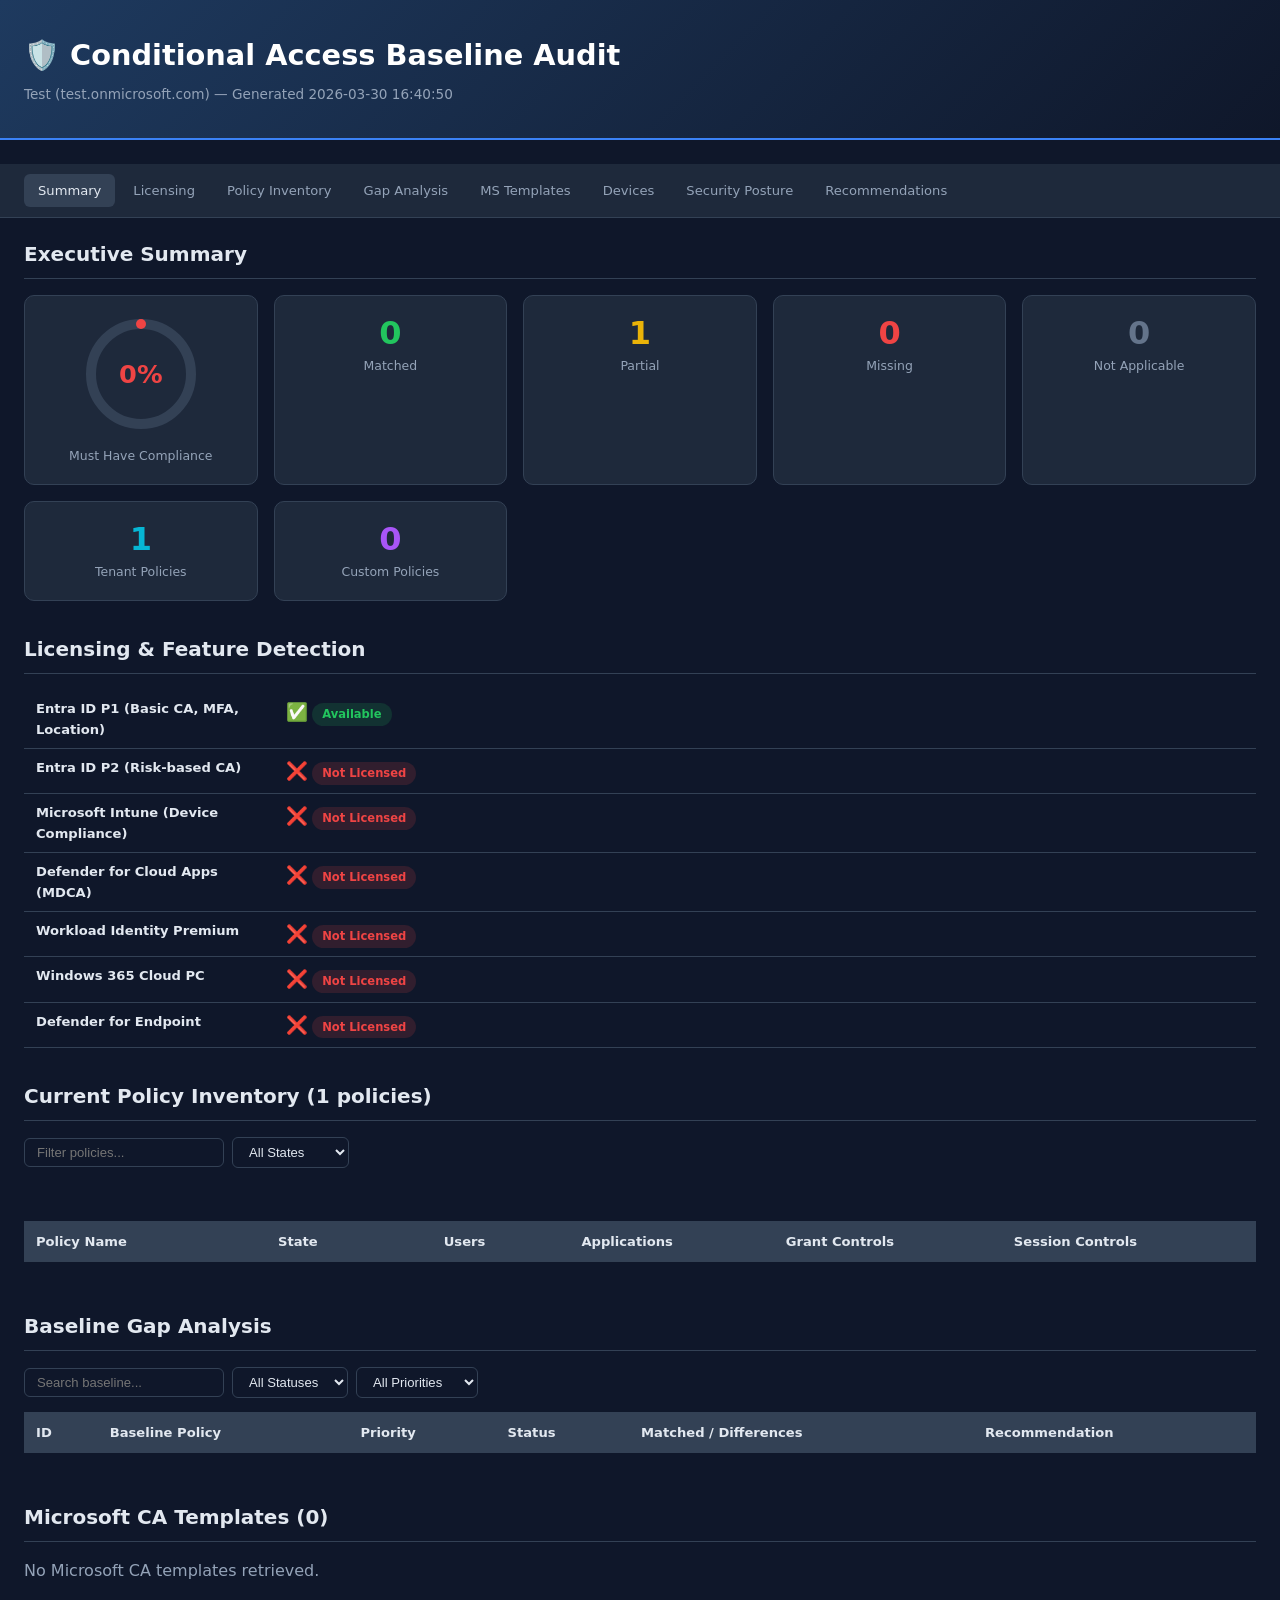
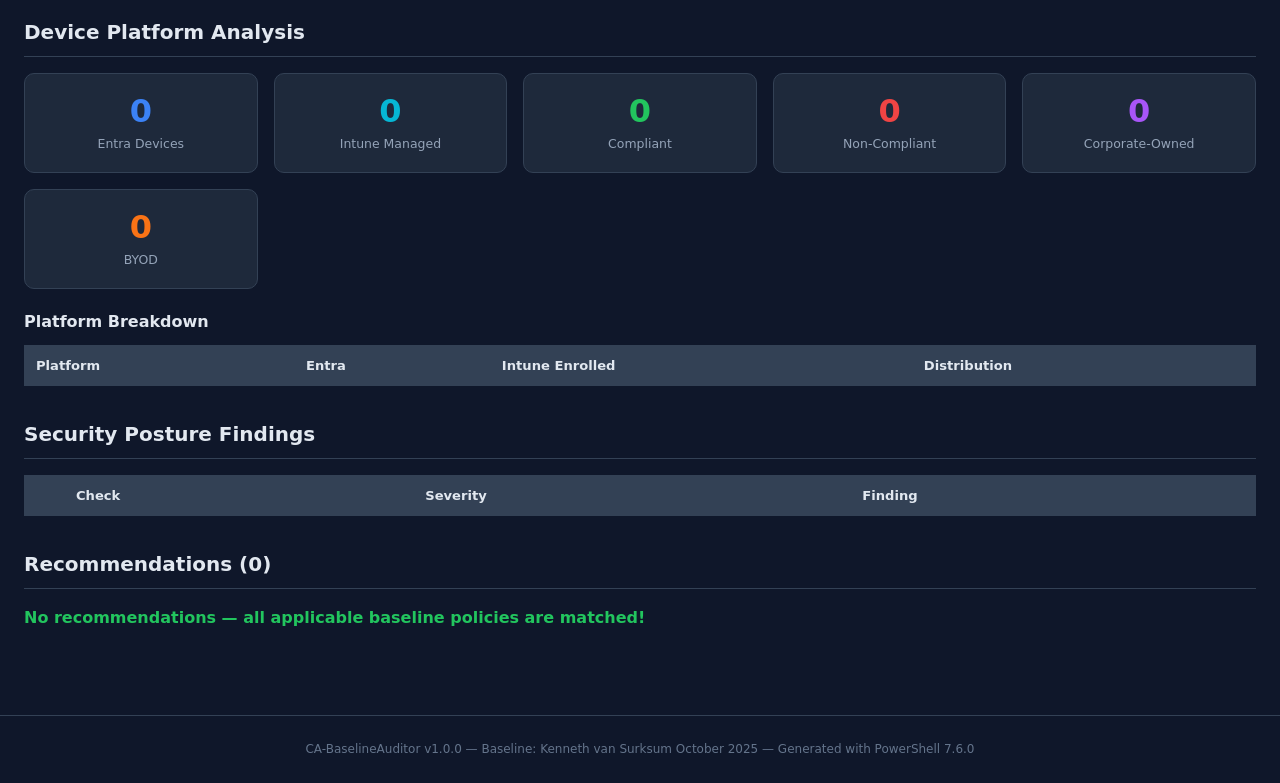
<file: Tests/diff-panel-test.html>
<!DOCTYPE html>
<html lang="en">
<head>
<meta charset="UTF-8">
<meta name="viewport" content="width=device-width, initial-scale=1.0">
<title>CA Baseline Audit — Test</title>
<style>:root {
    --bg-primary: #0f172a;
    --bg-secondary: #1e293b;
    --bg-card: #1e293b;
    --bg-hover: #334155;
    --text-primary: #e2e8f0;
    --text-secondary: #94a3b8;
    --text-muted: #64748b;
    --border: #334155;
    --accent-blue: #3b82f6;
    --accent-green: #22c55e;
    --accent-yellow: #eab308;
    --accent-red: #ef4444;
    --accent-orange: #f97316;
    --accent-purple: #a855f7;
    --accent-cyan: #06b6d4;
}
*, *::before, *::after { box-sizing: border-box; margin: 0; padding: 0; }
body { font-family: 'Segoe UI', system-ui, -apple-system, sans-serif; background: var(--bg-primary); color: var(--text-primary); line-height: 1.6; padding: 0; }
.container { max-width: 1400px; margin: 0 auto; padding: 20px 24px; }
.header { background: linear-gradient(135deg, #1e3a5f 0%, #0f172a 100%); padding: 32px 24px; border-bottom: 2px solid var(--accent-blue); margin-bottom: 24px; }
.header h1 { font-size: 1.8rem; font-weight: 700; color: #fff; }
.header .meta { color: var(--text-secondary); font-size: 0.85rem; margin-top: 6px; }
nav { background: var(--bg-secondary); padding: 10px 24px; border-bottom: 1px solid var(--border); position: sticky; top: 0; z-index: 100; display: flex; flex-wrap: wrap; gap: 4px; }
nav a { color: var(--text-secondary); text-decoration: none; padding: 6px 14px; border-radius: 6px; font-size: 0.82rem; white-space: nowrap; transition: all 0.2s; }
nav a:hover, nav a.active { background: var(--bg-hover); color: var(--text-primary); }
section { margin-bottom: 32px; }
h2 { font-size: 1.25rem; font-weight: 600; margin-bottom: 16px; padding-bottom: 8px; border-bottom: 1px solid var(--border); }
h3 { font-size: 1rem; font-weight: 600; margin: 16px 0 10px; }
.card-grid { display: grid; grid-template-columns: repeat(auto-fit, minmax(200px, 1fr)); gap: 16px; margin-bottom: 20px; }
.card { background: var(--bg-card); border: 1px solid var(--border); border-radius: 10px; padding: 18px; text-align: center; }
.card .value { font-size: 2rem; font-weight: 700; line-height: 1.2; }
.card .label { font-size: 0.78rem; color: var(--text-secondary); margin-top: 4px; }
.score-ring { width: 120px; height: 120px; margin: 0 auto 12px; position: relative; }
.score-ring svg { transform: rotate(-90deg); }
.score-ring .score-text { position: absolute; top: 50%; left: 50%; transform: translate(-50%, -50%); font-size: 1.6rem; font-weight: 700; }
table { width: 100%; border-collapse: collapse; font-size: 0.82rem; margin-bottom: 16px; }
thead th { background: var(--bg-hover); color: var(--text-primary); padding: 10px 12px; text-align: left; font-weight: 600; cursor: pointer; white-space: nowrap; position: sticky; top: 44px; }
tbody td { padding: 8px 12px; border-bottom: 1px solid var(--border); vertical-align: top; }
tbody tr:hover { background: var(--bg-hover); }
.badge { display: inline-block; padding: 2px 10px; border-radius: 999px; font-size: 0.72rem; font-weight: 600; }
.badge-green { background: rgba(34,197,94,0.15); color: var(--accent-green); }
.badge-yellow { background: rgba(234,179,8,0.15); color: var(--accent-yellow); }
.badge-red { background: rgba(239,68,68,0.15); color: var(--accent-red); }
.badge-blue { background: rgba(59,130,246,0.15); color: var(--accent-blue); }
.badge-purple { background: rgba(168,85,247,0.15); color: var(--accent-purple); }
.badge-gray { background: rgba(100,116,139,0.15); color: var(--text-muted); }
.badge-orange { background: rgba(249,115,22,0.15); color: var(--accent-orange); }
.badge-cyan { background: rgba(6,182,212,0.15); color: var(--accent-cyan); }
.status-matched { color: var(--accent-green); }
.status-partial { color: var(--accent-yellow); }
.status-missing { color: var(--accent-red); }
.status-na { color: var(--text-muted); }
.posture-pass { color: var(--accent-green); }
.posture-warning { color: var(--accent-yellow); }
.posture-fail { color: var(--accent-red); }
.diff-list { margin: 4px 0; padding-left: 16px; font-size: 0.75rem; color: var(--text-secondary); }
.filter-bar { display: flex; flex-wrap: wrap; gap: 8px; margin-bottom: 14px; align-items: center; }
.compare-btn { background: none; border: 1px solid var(--border); color: var(--text-secondary); padding: 2px 8px; border-radius: 4px; font-size: 0.72rem; cursor: pointer; margin-left: 6px; transition: all 0.15s; white-space: nowrap; }
.compare-btn:hover { background: var(--bg-hover); color: var(--text-primary); border-color: var(--accent-cyan); }
.diff-panel-wrap { background: var(--bg-secondary); border-top: 2px solid var(--accent-cyan); padding: 0; }
.diff-inner-table { width: 100%; margin: 0; font-size: 0.78rem; border: none; }
.diff-inner-table th { background: var(--bg-primary); padding: 6px 10px; font-size: 0.72rem; font-weight: 600; }
.diff-inner-table td { padding: 5px 10px; border-bottom: 1px solid var(--border); vertical-align: middle; }
.diff-inner-table tr:last-child td { border-bottom: none; }
.diff-dim { color: var(--text-muted); width: 150px; white-space: nowrap; }
.diff-match { color: var(--accent-green); }
.diff-mismatch { color: var(--accent-red); }
.filter-bar input, .filter-bar select { background: var(--bg-primary); border: 1px solid var(--border); color: var(--text-primary); padding: 6px 12px; border-radius: 6px; font-size: 0.82rem; }
.filter-bar input { min-width: 200px; }
.progress-bar { height: 8px; background: var(--bg-hover); border-radius: 4px; overflow: hidden; margin: 4px 0; }
.progress-fill { height: 100%; border-radius: 4px; transition: width 0.3s; }
.lic-table td:first-child { font-weight: 600; width: 250px; }
.lic-icon { font-size: 1.1rem; }
.footer { text-align: center; padding: 24px; color: var(--text-muted); font-size: 0.75rem; border-top: 1px solid var(--border); margin-top: 32px; }
@media print { body { background: #fff; color: #000; } .card { border: 1px solid #ccc; } nav { display: none; } thead th { background: #eee; } }
@media (max-width: 768px) { .card-grid { grid-template-columns: repeat(auto-fit, minmax(140px, 1fr)); } }</style>
</head>
<body>
<div class="header">
    <h1>&#x1F6E1;&#xFE0F; Conditional Access Baseline Audit</h1>
    <div class="meta">Test (test.onmicrosoft.com) &mdash; Generated 2026-03-30 16:40:50</div>
</div>
<nav>
    <a href="#summary" class="active">Summary</a>
    <a href="#licensing">Licensing</a>
    <a href="#inventory">Policy Inventory</a>
    <a href="#gap-analysis">Gap Analysis</a>
    <a href="#templates">MS Templates</a>
    <a href="#devices">Devices</a>
    <a href="#posture">Security Posture</a>
    <a href="#recommendations">Recommendations</a>
</nav>
<div class="container">
<section id="summary">
<h2>Executive Summary</h2>
<div class="card-grid">
    <div class="card">
        <div class="score-ring">
            <svg viewBox="0 0 120 120" width="120" height="120">
                <circle cx="60" cy="60" r="50" fill="none" stroke="var(--bg-hover)" stroke-width="10"/>
                <circle cx="60" cy="60" r="50" fill="none" stroke="var(--accent-red)" stroke-width="10" stroke-dasharray="0 314" stroke-linecap="round"/>
            </svg>
            <div class="score-text" style="color:var(--accent-red)">0%</div>
        </div>
        <div class="label">Must Have Compliance</div>
    </div>
    <div class="card"><div class="value status-matched">0</div><div class="label">Matched</div></div>
    <div class="card"><div class="value status-partial">1</div><div class="label">Partial</div></div>
    <div class="card"><div class="value status-missing">0</div><div class="label">Missing</div></div>
    <div class="card"><div class="value status-na">0</div><div class="label">Not Applicable</div></div>
    <div class="card"><div class="value" style="color:var(--accent-cyan)">1</div><div class="label">Tenant Policies</div></div>
    <div class="card"><div class="value" style="color:var(--accent-purple)">0</div><div class="label">Custom Policies</div></div>
    
</div>
</section>
<section id="licensing">
<h2>Licensing &amp; Feature Detection</h2>
<table class="lic-table"><tbody>
<tr><td class='lic-table'>Entra ID P1 (Basic CA, MFA, Location)</td><td><span class="lic-icon">&#x2705;</span> <span class="badge badge-green">Available</span></td></tr>
<tr><td class='lic-table'>Entra ID P2 (Risk-based CA)</td><td><span class="lic-icon">&#x274C;</span> <span class="badge badge-red">Not Licensed</span></td></tr>
<tr><td class='lic-table'>Microsoft Intune (Device Compliance)</td><td><span class="lic-icon">&#x274C;</span> <span class="badge badge-red">Not Licensed</span></td></tr>
<tr><td class='lic-table'>Defender for Cloud Apps (MDCA)</td><td><span class="lic-icon">&#x274C;</span> <span class="badge badge-red">Not Licensed</span></td></tr>
<tr><td class='lic-table'>Workload Identity Premium</td><td><span class="lic-icon">&#x274C;</span> <span class="badge badge-red">Not Licensed</span></td></tr>
<tr><td class='lic-table'>Windows 365 Cloud PC</td><td><span class="lic-icon">&#x274C;</span> <span class="badge badge-red">Not Licensed</span></td></tr>
<tr><td class='lic-table'>Defender for Endpoint</td><td><span class="lic-icon">&#x274C;</span> <span class="badge badge-red">Not Licensed</span></td></tr>
</tbody></table>

</section>
<section id="inventory">
<h2>Current Policy Inventory (1 policies)</h2>
<div class="filter-bar"><input type="text" id="policyFilter" placeholder="Filter policies..." onkeyup="filterTable('policyTable','policyFilter')"><select onchange="filterTableByCol('policyTable',1,this.value)"><option value="">All States</option><option value="Enabled">Enabled</option><option value="Report-Only">Report-Only</option><option value="Disabled">Disabled</option></select></div>
<div style="overflow-x:auto"><table id="policyTable"><thead><tr><th>Policy Name</th><th>State</th><th>Users</th><th>Applications</th><th>Grant Controls</th><th>Session Controls</th></tr></thead><tbody>
<tr><td>Tenant MFA Policy</td><td><span class="badge badge-green">Enabled</span></td><td>All users</td><td>All Cloud Apps</td><td>Require MFA</td><td>None</td></tr>
</tbody></table></div>
</section>
<section id="gap-analysis">
<h2>Baseline Gap Analysis</h2>
<div class="filter-bar">
<input type="text" id="gapFilter" placeholder="Search baseline..." onkeyup="filterTable('gapTable','gapFilter')">
<select onchange="filterGapTable('status',this.value)"><option value="">All Statuses</option><option value="Matched">Matched</option><option value="Partial">Partial</option><option value="Missing">Missing</option><option value="NotApplicable">N/A</option></select>
<select onchange="filterGapTable('priority',this.value)"><option value="">All Priorities</option><option value="Must Have">Must Have</option><option value="Should Have">Should Have</option><option value="Could Have">Could Have</option></select>
</div>
<div style="overflow-x:auto"><table id="gapTable"><thead><tr><th>ID</th><th>Baseline Policy</th><th>Priority</th><th>Status</th><th>Matched / Differences</th><th>Recommendation</th></tr></thead><tbody>

</tbody></table></div>
</section>
<section id="templates">
<h2>Microsoft CA Templates (0)</h2>
<p style="color:var(--text-secondary)">No Microsoft CA templates retrieved.</p>
</section>
<section id="devices">
<h2>Device Platform Analysis</h2>
<div class="card-grid">
    <div class="card"><div class="value" style="color:var(--accent-blue)">0</div><div class="label">Entra Devices</div></div>
    <div class="card"><div class="value" style="color:var(--accent-cyan)">0</div><div class="label">Intune Managed</div></div>
    <div class="card"><div class="value" style="color:var(--accent-green)">0</div><div class="label">Compliant</div></div>
    <div class="card"><div class="value" style="color:var(--accent-red)">0</div><div class="label">Non-Compliant</div></div>
    <div class="card"><div class="value" style="color:var(--accent-purple)">0</div><div class="label">Corporate-Owned</div></div>
    <div class="card"><div class="value" style="color:var(--accent-orange)">0</div><div class="label">BYOD</div></div>
</div>
<h3>Platform Breakdown</h3>
<table><thead><tr><th>Platform</th><th>Entra</th><th>Intune Enrolled</th><th>Distribution</th></tr></thead><tbody>

</tbody></table>
</section>
<section id="posture">
<h2>Security Posture Findings</h2>
<table><thead><tr><th style="width:40px"></th><th>Check</th><th>Severity</th><th>Finding</th></tr></thead><tbody>

</tbody></table>
</section>
<section id="recommendations">
<h2>Recommendations (0)</h2>
<p style="color:var(--accent-green);font-weight:600;">No recommendations — all applicable baseline policies are matched!</p>
</section>
</div>
<div class="footer">
    CA-BaselineAuditor v1.0.0 &mdash; Baseline: Kenneth van Surksum October 2025 &mdash; Generated with PowerShell 7.6.0
</div>
<script>function filterTable(tableId, inputId) {
    var filter = document.getElementById(inputId).value.toLowerCase();
    var rows = document.getElementById(tableId).querySelectorAll('tbody tr');
    rows.forEach(function(r) {
        if (r.classList.contains('cat-header')) { r.style.display = ''; return; }
        if (r.classList.contains('diff-panel-row')) { r.style.display = 'none'; return; }
        r.style.display = r.textContent.toLowerCase().includes(filter) ? '' : 'none';
    });
}
function filterTableByCol(tableId, colIdx, value) {
    var rows = document.getElementById(tableId).querySelectorAll('tbody tr');
    rows.forEach(function(r) {
        if (!value) { r.style.display = ''; return; }
        var cell = r.cells[colIdx];
        r.style.display = cell && cell.textContent.includes(value) ? '' : 'none';
    });
}
function filterGapTable(attr, value) {
    var rows = document.getElementById('gapTable').querySelectorAll('tbody tr');
    rows.forEach(function(r) {
        if (r.classList.contains('cat-header')) { r.style.display = ''; return; }
        if (r.classList.contains('diff-panel-row')) { r.style.display = 'none'; return; }
        if (!value) { r.style.display = ''; return; }
        r.style.display = r.dataset[attr] === value ? '' : 'none';
    });
}
function toggleDiff(baselineId) {
    var panelRow = document.getElementById('diff-row-' + baselineId);
    if (!panelRow) return;
    panelRow.style.display = panelRow.style.display === 'none' ? '' : 'none';
}
document.querySelectorAll('nav a').forEach(function(link) {
    link.addEventListener('click', function() {
        document.querySelectorAll('nav a').forEach(function(a) { a.classList.remove('active'); });
        this.classList.add('active');
    });
});</script>
</body>
</html>
</file>
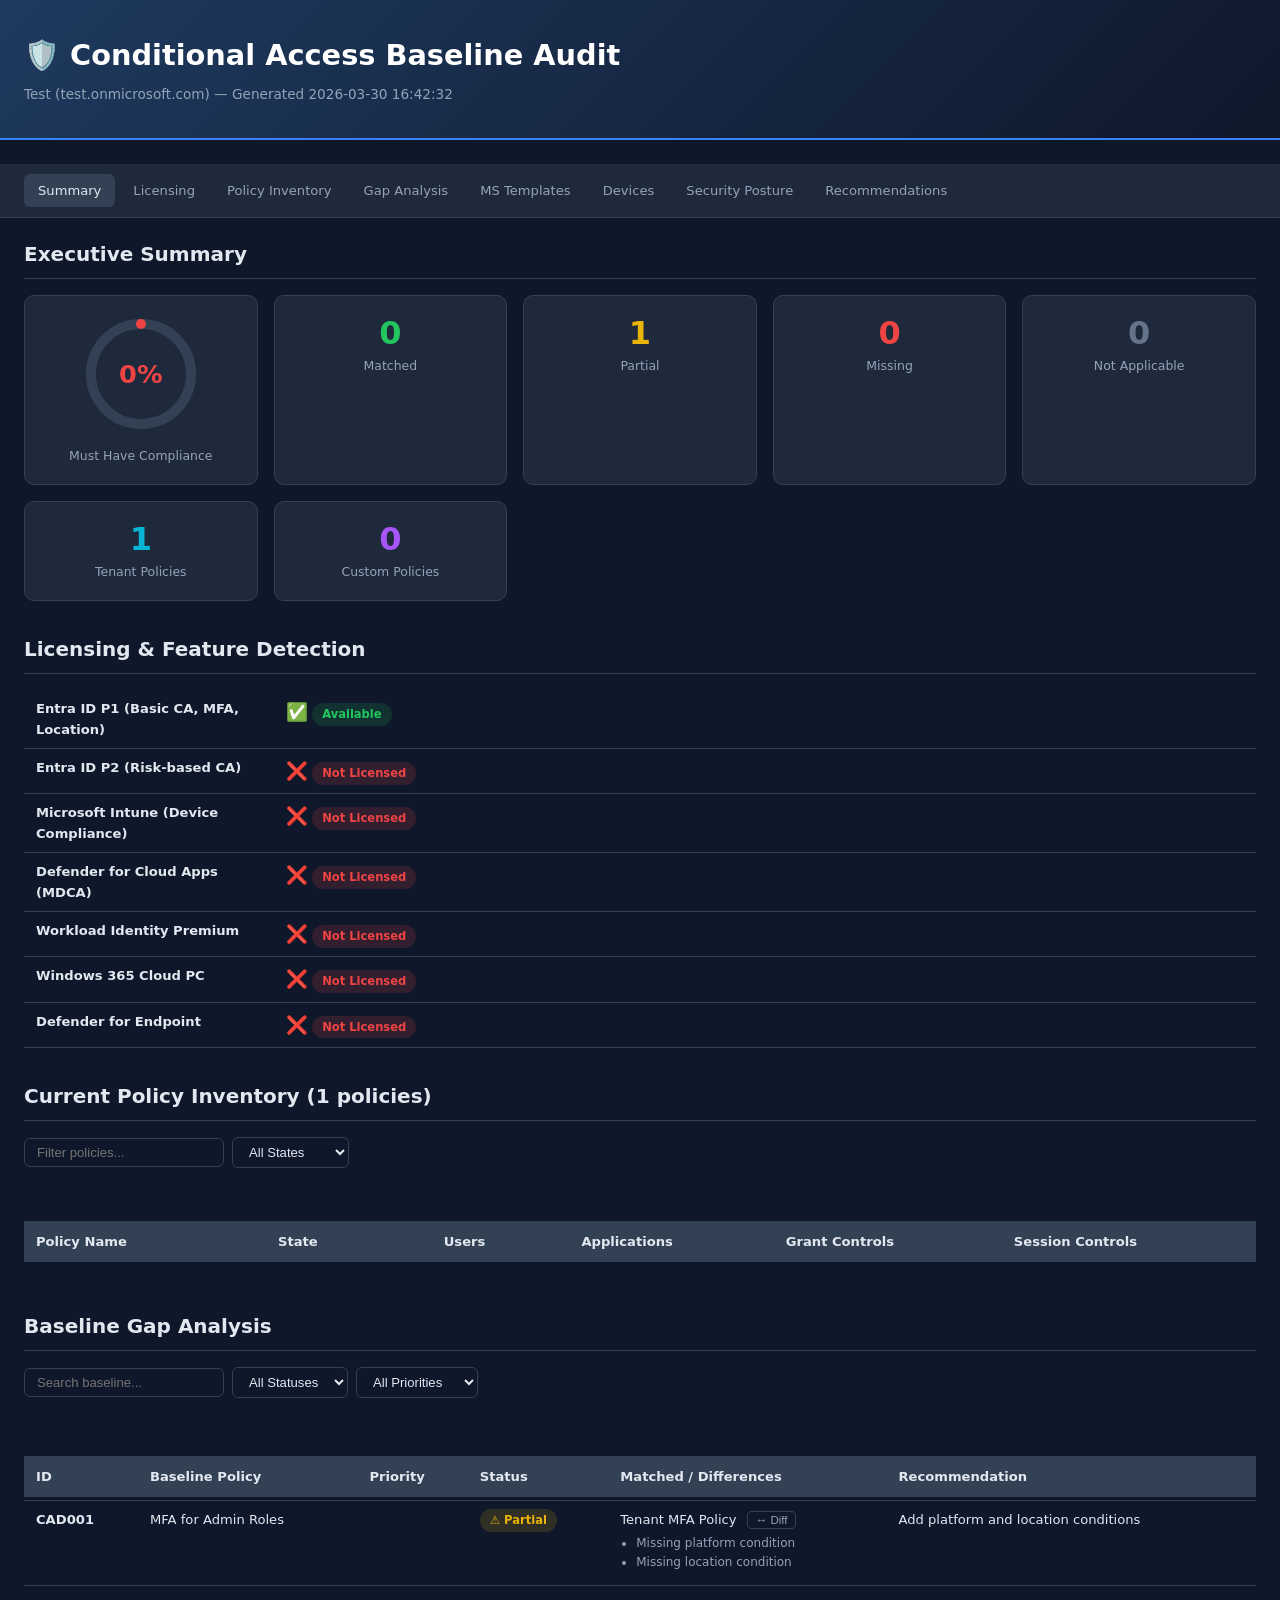
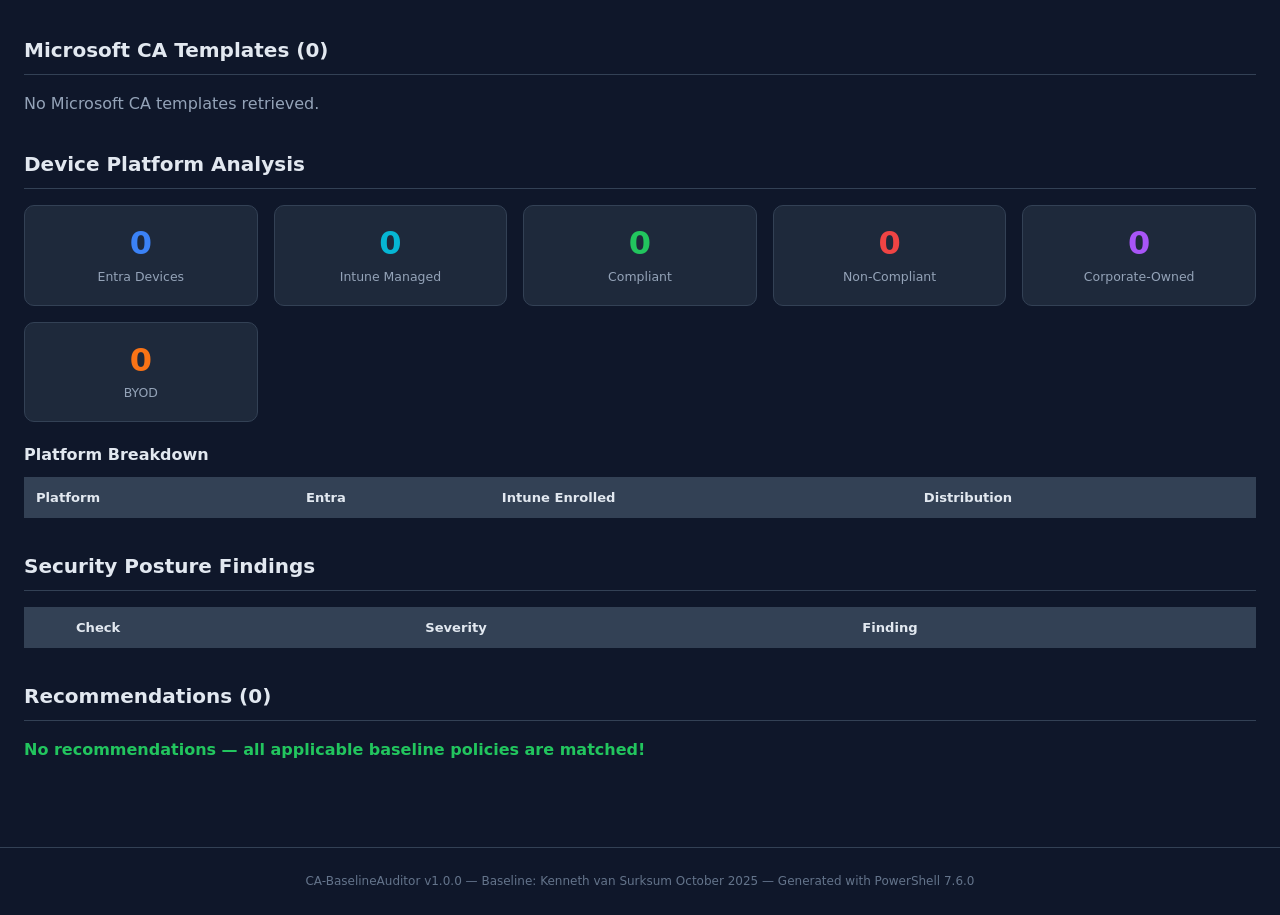
<file: Tests/diff-panel-test2.html>
<!DOCTYPE html>
<html lang="en">
<head>
<meta charset="UTF-8">
<meta name="viewport" content="width=device-width, initial-scale=1.0">
<title>CA Baseline Audit — Test</title>
<style>:root {
    --bg-primary: #0f172a;
    --bg-secondary: #1e293b;
    --bg-card: #1e293b;
    --bg-hover: #334155;
    --text-primary: #e2e8f0;
    --text-secondary: #94a3b8;
    --text-muted: #64748b;
    --border: #334155;
    --accent-blue: #3b82f6;
    --accent-green: #22c55e;
    --accent-yellow: #eab308;
    --accent-red: #ef4444;
    --accent-orange: #f97316;
    --accent-purple: #a855f7;
    --accent-cyan: #06b6d4;
}
*, *::before, *::after { box-sizing: border-box; margin: 0; padding: 0; }
body { font-family: 'Segoe UI', system-ui, -apple-system, sans-serif; background: var(--bg-primary); color: var(--text-primary); line-height: 1.6; padding: 0; }
.container { max-width: 1400px; margin: 0 auto; padding: 20px 24px; }
.header { background: linear-gradient(135deg, #1e3a5f 0%, #0f172a 100%); padding: 32px 24px; border-bottom: 2px solid var(--accent-blue); margin-bottom: 24px; }
.header h1 { font-size: 1.8rem; font-weight: 700; color: #fff; }
.header .meta { color: var(--text-secondary); font-size: 0.85rem; margin-top: 6px; }
nav { background: var(--bg-secondary); padding: 10px 24px; border-bottom: 1px solid var(--border); position: sticky; top: 0; z-index: 100; display: flex; flex-wrap: wrap; gap: 4px; }
nav a { color: var(--text-secondary); text-decoration: none; padding: 6px 14px; border-radius: 6px; font-size: 0.82rem; white-space: nowrap; transition: all 0.2s; }
nav a:hover, nav a.active { background: var(--bg-hover); color: var(--text-primary); }
section { margin-bottom: 32px; }
h2 { font-size: 1.25rem; font-weight: 600; margin-bottom: 16px; padding-bottom: 8px; border-bottom: 1px solid var(--border); }
h3 { font-size: 1rem; font-weight: 600; margin: 16px 0 10px; }
.card-grid { display: grid; grid-template-columns: repeat(auto-fit, minmax(200px, 1fr)); gap: 16px; margin-bottom: 20px; }
.card { background: var(--bg-card); border: 1px solid var(--border); border-radius: 10px; padding: 18px; text-align: center; }
.card .value { font-size: 2rem; font-weight: 700; line-height: 1.2; }
.card .label { font-size: 0.78rem; color: var(--text-secondary); margin-top: 4px; }
.score-ring { width: 120px; height: 120px; margin: 0 auto 12px; position: relative; }
.score-ring svg { transform: rotate(-90deg); }
.score-ring .score-text { position: absolute; top: 50%; left: 50%; transform: translate(-50%, -50%); font-size: 1.6rem; font-weight: 700; }
table { width: 100%; border-collapse: collapse; font-size: 0.82rem; margin-bottom: 16px; }
thead th { background: var(--bg-hover); color: var(--text-primary); padding: 10px 12px; text-align: left; font-weight: 600; cursor: pointer; white-space: nowrap; position: sticky; top: 44px; }
tbody td { padding: 8px 12px; border-bottom: 1px solid var(--border); vertical-align: top; }
tbody tr:hover { background: var(--bg-hover); }
.badge { display: inline-block; padding: 2px 10px; border-radius: 999px; font-size: 0.72rem; font-weight: 600; }
.badge-green { background: rgba(34,197,94,0.15); color: var(--accent-green); }
.badge-yellow { background: rgba(234,179,8,0.15); color: var(--accent-yellow); }
.badge-red { background: rgba(239,68,68,0.15); color: var(--accent-red); }
.badge-blue { background: rgba(59,130,246,0.15); color: var(--accent-blue); }
.badge-purple { background: rgba(168,85,247,0.15); color: var(--accent-purple); }
.badge-gray { background: rgba(100,116,139,0.15); color: var(--text-muted); }
.badge-orange { background: rgba(249,115,22,0.15); color: var(--accent-orange); }
.badge-cyan { background: rgba(6,182,212,0.15); color: var(--accent-cyan); }
.status-matched { color: var(--accent-green); }
.status-partial { color: var(--accent-yellow); }
.status-missing { color: var(--accent-red); }
.status-na { color: var(--text-muted); }
.posture-pass { color: var(--accent-green); }
.posture-warning { color: var(--accent-yellow); }
.posture-fail { color: var(--accent-red); }
.diff-list { margin: 4px 0; padding-left: 16px; font-size: 0.75rem; color: var(--text-secondary); }
.filter-bar { display: flex; flex-wrap: wrap; gap: 8px; margin-bottom: 14px; align-items: center; }
.compare-btn { background: none; border: 1px solid var(--border); color: var(--text-secondary); padding: 2px 8px; border-radius: 4px; font-size: 0.72rem; cursor: pointer; margin-left: 6px; transition: all 0.15s; white-space: nowrap; }
.compare-btn:hover { background: var(--bg-hover); color: var(--text-primary); border-color: var(--accent-cyan); }
.diff-panel-wrap { background: var(--bg-secondary); border-top: 2px solid var(--accent-cyan); padding: 0; }
.diff-inner-table { width: 100%; margin: 0; font-size: 0.78rem; border: none; }
.diff-inner-table th { background: var(--bg-primary); padding: 6px 10px; font-size: 0.72rem; font-weight: 600; }
.diff-inner-table td { padding: 5px 10px; border-bottom: 1px solid var(--border); vertical-align: middle; }
.diff-inner-table tr:last-child td { border-bottom: none; }
.diff-dim { color: var(--text-muted); width: 150px; white-space: nowrap; }
.diff-match { color: var(--accent-green); }
.diff-mismatch { color: var(--accent-red); }
.filter-bar input, .filter-bar select { background: var(--bg-primary); border: 1px solid var(--border); color: var(--text-primary); padding: 6px 12px; border-radius: 6px; font-size: 0.82rem; }
.filter-bar input { min-width: 200px; }
.progress-bar { height: 8px; background: var(--bg-hover); border-radius: 4px; overflow: hidden; margin: 4px 0; }
.progress-fill { height: 100%; border-radius: 4px; transition: width 0.3s; }
.lic-table td:first-child { font-weight: 600; width: 250px; }
.lic-icon { font-size: 1.1rem; }
.footer { text-align: center; padding: 24px; color: var(--text-muted); font-size: 0.75rem; border-top: 1px solid var(--border); margin-top: 32px; }
@media print { body { background: #fff; color: #000; } .card { border: 1px solid #ccc; } nav { display: none; } thead th { background: #eee; } }
@media (max-width: 768px) { .card-grid { grid-template-columns: repeat(auto-fit, minmax(140px, 1fr)); } }</style>
</head>
<body>
<div class="header">
    <h1>&#x1F6E1;&#xFE0F; Conditional Access Baseline Audit</h1>
    <div class="meta">Test (test.onmicrosoft.com) &mdash; Generated 2026-03-30 16:42:32</div>
</div>
<nav>
    <a href="#summary" class="active">Summary</a>
    <a href="#licensing">Licensing</a>
    <a href="#inventory">Policy Inventory</a>
    <a href="#gap-analysis">Gap Analysis</a>
    <a href="#templates">MS Templates</a>
    <a href="#devices">Devices</a>
    <a href="#posture">Security Posture</a>
    <a href="#recommendations">Recommendations</a>
</nav>
<div class="container">
<section id="summary">
<h2>Executive Summary</h2>
<div class="card-grid">
    <div class="card">
        <div class="score-ring">
            <svg viewBox="0 0 120 120" width="120" height="120">
                <circle cx="60" cy="60" r="50" fill="none" stroke="var(--bg-hover)" stroke-width="10"/>
                <circle cx="60" cy="60" r="50" fill="none" stroke="var(--accent-red)" stroke-width="10" stroke-dasharray="0 314" stroke-linecap="round"/>
            </svg>
            <div class="score-text" style="color:var(--accent-red)">0%</div>
        </div>
        <div class="label">Must Have Compliance</div>
    </div>
    <div class="card"><div class="value status-matched">0</div><div class="label">Matched</div></div>
    <div class="card"><div class="value status-partial">1</div><div class="label">Partial</div></div>
    <div class="card"><div class="value status-missing">0</div><div class="label">Missing</div></div>
    <div class="card"><div class="value status-na">0</div><div class="label">Not Applicable</div></div>
    <div class="card"><div class="value" style="color:var(--accent-cyan)">1</div><div class="label">Tenant Policies</div></div>
    <div class="card"><div class="value" style="color:var(--accent-purple)">0</div><div class="label">Custom Policies</div></div>
    
</div>
</section>
<section id="licensing">
<h2>Licensing &amp; Feature Detection</h2>
<table class="lic-table"><tbody>
<tr><td class='lic-table'>Entra ID P1 (Basic CA, MFA, Location)</td><td><span class="lic-icon">&#x2705;</span> <span class="badge badge-green">Available</span></td></tr>
<tr><td class='lic-table'>Entra ID P2 (Risk-based CA)</td><td><span class="lic-icon">&#x274C;</span> <span class="badge badge-red">Not Licensed</span></td></tr>
<tr><td class='lic-table'>Microsoft Intune (Device Compliance)</td><td><span class="lic-icon">&#x274C;</span> <span class="badge badge-red">Not Licensed</span></td></tr>
<tr><td class='lic-table'>Defender for Cloud Apps (MDCA)</td><td><span class="lic-icon">&#x274C;</span> <span class="badge badge-red">Not Licensed</span></td></tr>
<tr><td class='lic-table'>Workload Identity Premium</td><td><span class="lic-icon">&#x274C;</span> <span class="badge badge-red">Not Licensed</span></td></tr>
<tr><td class='lic-table'>Windows 365 Cloud PC</td><td><span class="lic-icon">&#x274C;</span> <span class="badge badge-red">Not Licensed</span></td></tr>
<tr><td class='lic-table'>Defender for Endpoint</td><td><span class="lic-icon">&#x274C;</span> <span class="badge badge-red">Not Licensed</span></td></tr>
</tbody></table>

</section>
<section id="inventory">
<h2>Current Policy Inventory (1 policies)</h2>
<div class="filter-bar"><input type="text" id="policyFilter" placeholder="Filter policies..." onkeyup="filterTable('policyTable','policyFilter')"><select onchange="filterTableByCol('policyTable',1,this.value)"><option value="">All States</option><option value="Enabled">Enabled</option><option value="Report-Only">Report-Only</option><option value="Disabled">Disabled</option></select></div>
<div style="overflow-x:auto"><table id="policyTable"><thead><tr><th>Policy Name</th><th>State</th><th>Users</th><th>Applications</th><th>Grant Controls</th><th>Session Controls</th></tr></thead><tbody>
<tr><td>Tenant MFA Policy</td><td><span class="badge badge-green">Enabled</span></td><td>All users</td><td>All Cloud Apps</td><td>Require MFA</td><td>None</td></tr>
</tbody></table></div>
</section>
<section id="gap-analysis">
<h2>Baseline Gap Analysis</h2>
<div class="filter-bar">
<input type="text" id="gapFilter" placeholder="Search baseline..." onkeyup="filterTable('gapTable','gapFilter')">
<select onchange="filterGapTable('status',this.value)"><option value="">All Statuses</option><option value="Matched">Matched</option><option value="Partial">Partial</option><option value="Missing">Missing</option><option value="NotApplicable">N/A</option></select>
<select onchange="filterGapTable('priority',this.value)"><option value="">All Priorities</option><option value="Must Have">Must Have</option><option value="Should Have">Should Have</option><option value="Could Have">Could Have</option></select>
</div>
<div style="overflow-x:auto"><table id="gapTable"><thead><tr><th>ID</th><th>Baseline Policy</th><th>Priority</th><th>Status</th><th>Matched / Differences</th><th>Recommendation</th></tr></thead><tbody>
<tr class='cat-header'><td colspan='7' style='background:var(--bg-primary);padding:12px;font-weight:700;font-size:0.9rem;'>Device Policies (1)</td></tr><tr data-status='Partial' data-priority='High' data-category='Device'><td><strong>CAD001</strong></td><td>MFA for Admin Roles</td><td></td><td><span class="badge badge-yellow">&#x26A0;&#xFE0F; Partial</span></td><td>Tenant MFA Policy <button class='compare-btn' onclick='toggleDiff("CAD001")'>&harr; Diff</button><ul class="diff-list"><li>Missing platform condition</li><li>Missing location condition</li></ul></td><td>Add platform and location conditions</td></tr><tr class='diff-panel-row' id='diff-row-CAD001' style='display:none'><td colspan='6' style='padding:0'><div class="diff-panel-wrap">
  <div style="padding:8px 12px;font-size:0.75rem;color:var(--text-muted);border-bottom:1px solid var(--border)">
    <span style="color:var(--accent-cyan)">&#x1F4CB; Baseline:</span> MFA for Admin Roles
    &ensp;&mdash;&ensp;
    <span style="color:var(--accent-purple)">&#x1F4DD; Tenant Policy:</span> Tenant MFA Policy
  </div>
  <table class="diff-inner-table">
    <thead><tr>
      <th class="diff-dim">Property</th>
      <th style="color:var(--accent-cyan)">Baseline expects</th>
      <th style="color:var(--accent-purple)">Tenant policy has</th>
    </tr></thead>
    <tbody><tr><td class='diff-dim'>State</td><td>Enabled</td><td class='diff-match'><span class="diff-match">&#x2713;</span> Enabled</td></tr></tbody>
  </table>
</div></td></tr>
</tbody></table></div>
</section>
<section id="templates">
<h2>Microsoft CA Templates (0)</h2>
<p style="color:var(--text-secondary)">No Microsoft CA templates retrieved.</p>
</section>
<section id="devices">
<h2>Device Platform Analysis</h2>
<div class="card-grid">
    <div class="card"><div class="value" style="color:var(--accent-blue)">0</div><div class="label">Entra Devices</div></div>
    <div class="card"><div class="value" style="color:var(--accent-cyan)">0</div><div class="label">Intune Managed</div></div>
    <div class="card"><div class="value" style="color:var(--accent-green)">0</div><div class="label">Compliant</div></div>
    <div class="card"><div class="value" style="color:var(--accent-red)">0</div><div class="label">Non-Compliant</div></div>
    <div class="card"><div class="value" style="color:var(--accent-purple)">0</div><div class="label">Corporate-Owned</div></div>
    <div class="card"><div class="value" style="color:var(--accent-orange)">0</div><div class="label">BYOD</div></div>
</div>
<h3>Platform Breakdown</h3>
<table><thead><tr><th>Platform</th><th>Entra</th><th>Intune Enrolled</th><th>Distribution</th></tr></thead><tbody>

</tbody></table>
</section>
<section id="posture">
<h2>Security Posture Findings</h2>
<table><thead><tr><th style="width:40px"></th><th>Check</th><th>Severity</th><th>Finding</th></tr></thead><tbody>

</tbody></table>
</section>
<section id="recommendations">
<h2>Recommendations (0)</h2>
<p style="color:var(--accent-green);font-weight:600;">No recommendations — all applicable baseline policies are matched!</p>
</section>
</div>
<div class="footer">
    CA-BaselineAuditor v1.0.0 &mdash; Baseline: Kenneth van Surksum October 2025 &mdash; Generated with PowerShell 7.6.0
</div>
<script>function filterTable(tableId, inputId) {
    var filter = document.getElementById(inputId).value.toLowerCase();
    var rows = document.getElementById(tableId).querySelectorAll('tbody tr');
    rows.forEach(function(r) {
        if (r.classList.contains('cat-header')) { r.style.display = ''; return; }
        if (r.classList.contains('diff-panel-row')) { r.style.display = 'none'; return; }
        r.style.display = r.textContent.toLowerCase().includes(filter) ? '' : 'none';
    });
}
function filterTableByCol(tableId, colIdx, value) {
    var rows = document.getElementById(tableId).querySelectorAll('tbody tr');
    rows.forEach(function(r) {
        if (!value) { r.style.display = ''; return; }
        var cell = r.cells[colIdx];
        r.style.display = cell && cell.textContent.includes(value) ? '' : 'none';
    });
}
function filterGapTable(attr, value) {
    var rows = document.getElementById('gapTable').querySelectorAll('tbody tr');
    rows.forEach(function(r) {
        if (r.classList.contains('cat-header')) { r.style.display = ''; return; }
        if (r.classList.contains('diff-panel-row')) { r.style.display = 'none'; return; }
        if (!value) { r.style.display = ''; return; }
        r.style.display = r.dataset[attr] === value ? '' : 'none';
    });
}
function toggleDiff(baselineId) {
    var panelRow = document.getElementById('diff-row-' + baselineId);
    if (!panelRow) return;
    panelRow.style.display = panelRow.style.display === 'none' ? '' : 'none';
}
document.querySelectorAll('nav a').forEach(function(link) {
    link.addEventListener('click', function() {
        document.querySelectorAll('nav a').forEach(function(a) { a.classList.remove('active'); });
        this.classList.add('active');
    });
});</script>
</body>
</html>
</file>
